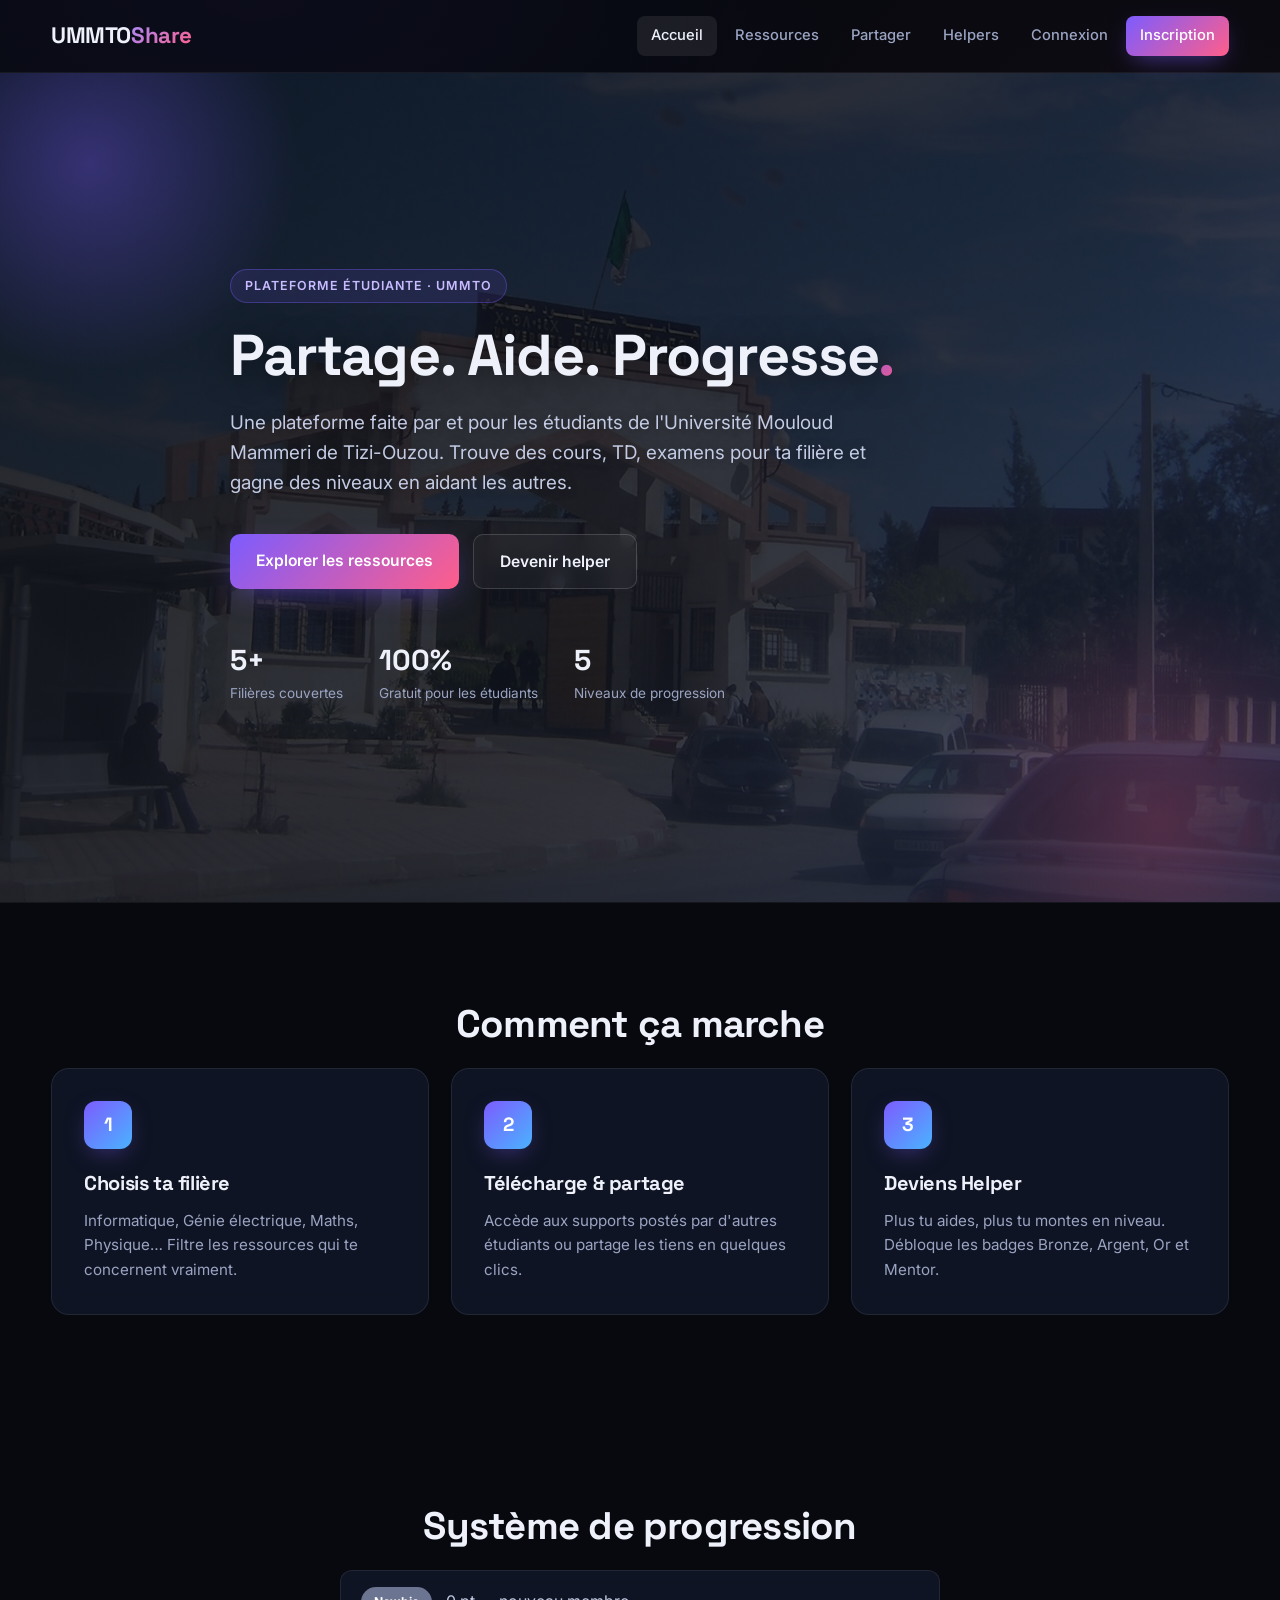
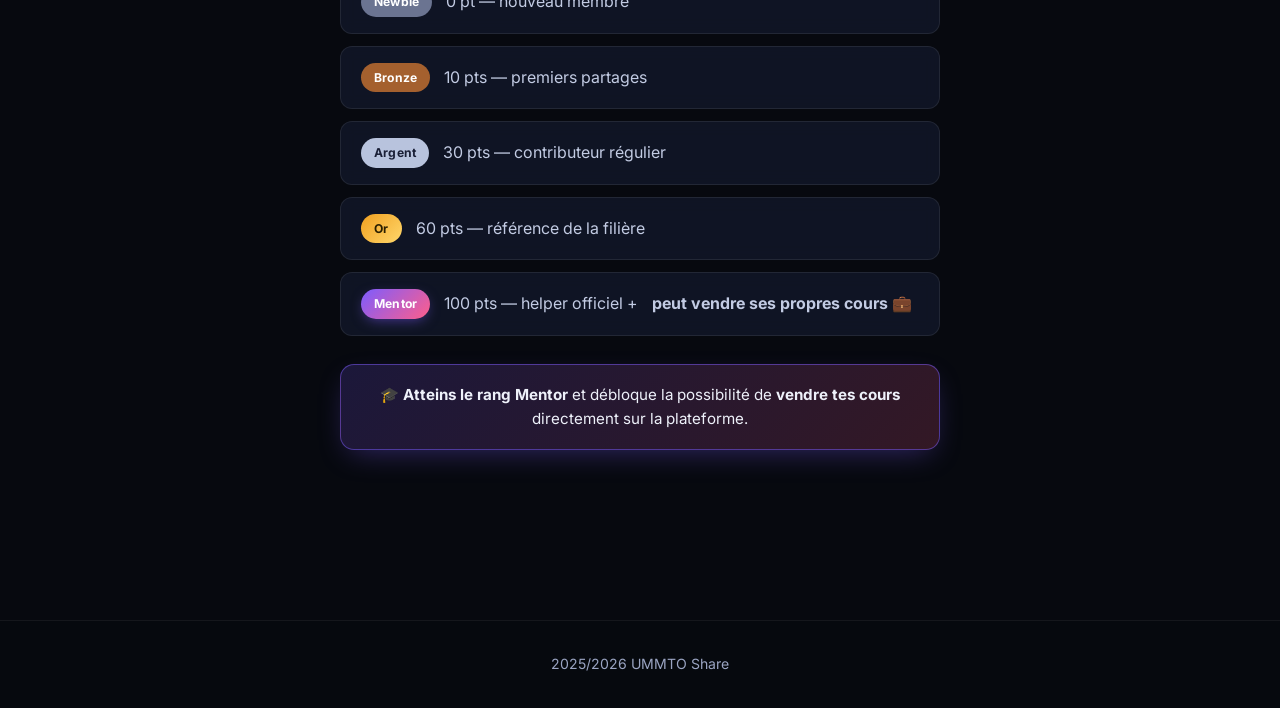
<file: index.html>
<!DOCTYPE html>
<html lang="fr">
<head>
  <meta charset="UTF-8" />
  <meta name="viewport" content="width=device-width, initial-scale=1.0" />
  <title>UMMTO Share Partage de ressources étudiantes</title>
  <meta name="description" content="Plateforme de partage de ressources entre étudiants de l'UMMTO, par filière." />
  <link rel="stylesheet" href="style/main.css" />
</head>
<body>
  <header class="site-header">
    <div class="container nav-bar">
      <a href="index.html" class="logo">UMMTO<span>Share</span></a>
      <nav aria-label="Navigation principale">
        <ul class="nav-links">
          <li><a href="index.html" class="active">Accueil</a></li>
          <li><a href="content/resources.html">Ressources</a></li>
          <li><a href="content/upload.html">Partager</a></li>
          <li><a href="content/leaderboard.html">Helpers</a></li>
          <li><a href="content/login.html">Connexion</a></li>
          <li><a href="content/register.html" class="btn-cta">Inscription</a></li>
        </ul>
      </nav>
    </div>
  </header>

  <main>
    <section class="hero">
      <div class="container hero-content">
        <span class="hero-eyebrow">Plateforme étudiante · UMMTO</span>
        <h1>Partage. Aide. Progresse<span class="dot">.</span></h1>
        <p class="lead">
          Une plateforme faite par et pour les étudiants de l'Université Mouloud
          Mammeri de Tizi-Ouzou. Trouve des cours, TD, examens pour
          ta filière et gagne des niveaux en aidant les autres.
        </p>
        <div class="hero-actions">
          <a href="content/resources.html" class="btn btn-primary">Explorer les ressources</a>
          <a href="content/register.html" class="btn btn-secondary">Devenir helper</a>
        </div>
        <div class="hero-stats">
          <div><strong>5+</strong><span>Filières couvertes</span></div>
          <div><strong>100%</strong><span>Gratuit pour les étudiants</span></div>
          <div><strong>5</strong><span>Niveaux de progression</span></div>
        </div>
      </div>
    </section>

    <section class="features container">
      <h2>Comment ça marche</h2>
      <div class="grid-3">
        <article class="card">
          <div class="card-icon">1</div>
          <h3>Choisis ta filière</h3>
          <p>Informatique, Génie électrique, Maths, Physique… Filtre les ressources qui te concernent vraiment.</p>
        </article>
        <article class="card">
          <div class="card-icon">2</div>
          <h3>Télécharge & partage</h3>
          <p>Accède aux supports postés par d'autres étudiants ou partage les tiens en quelques clics.</p>
        </article>
        <article class="card">
          <div class="card-icon">3</div>
          <h3>Deviens Helper</h3>
          <p>Plus tu aides, plus tu montes en niveau. Débloque les badges Bronze, Argent, Or et Mentor.</p>
        </article>
      </div>
    </section>


    <section class="levels container">
      <h2>Système de progression</h2>
      <ul class="level-list">
        <li><span class="badge badge-newbie">Newbie</span> 0 pt — nouveau membre</li>
        <li><span class="badge badge-bronze">Bronze</span> 10 pts — premiers partages</li>
        <li><span class="badge badge-silver">Argent</span> 30 pts — contributeur régulier</li>
        <li><span class="badge badge-gold">Or</span> 60 pts — référence de la filière</li>
        <li><span class="badge badge-mentor">Mentor</span> 100 pts — helper officiel + <strong>peut vendre ses propres cours 💼</strong></li>
      </ul>
      <p class="mentor-callout">
        🎓 <strong>Atteins le rang Mentor</strong> et débloque la possibilité de
        <strong>vendre tes cours</strong> directement sur la plateforme.
      </p>
    </section>
  </main>

  <footer class="site-footer">
    <div class="container">
      <p> 2025/2026 UMMTO Share</p>
    </div>
  </footer>

  <script src="javascript/main.js"></script>
</body>
</html>
</file>
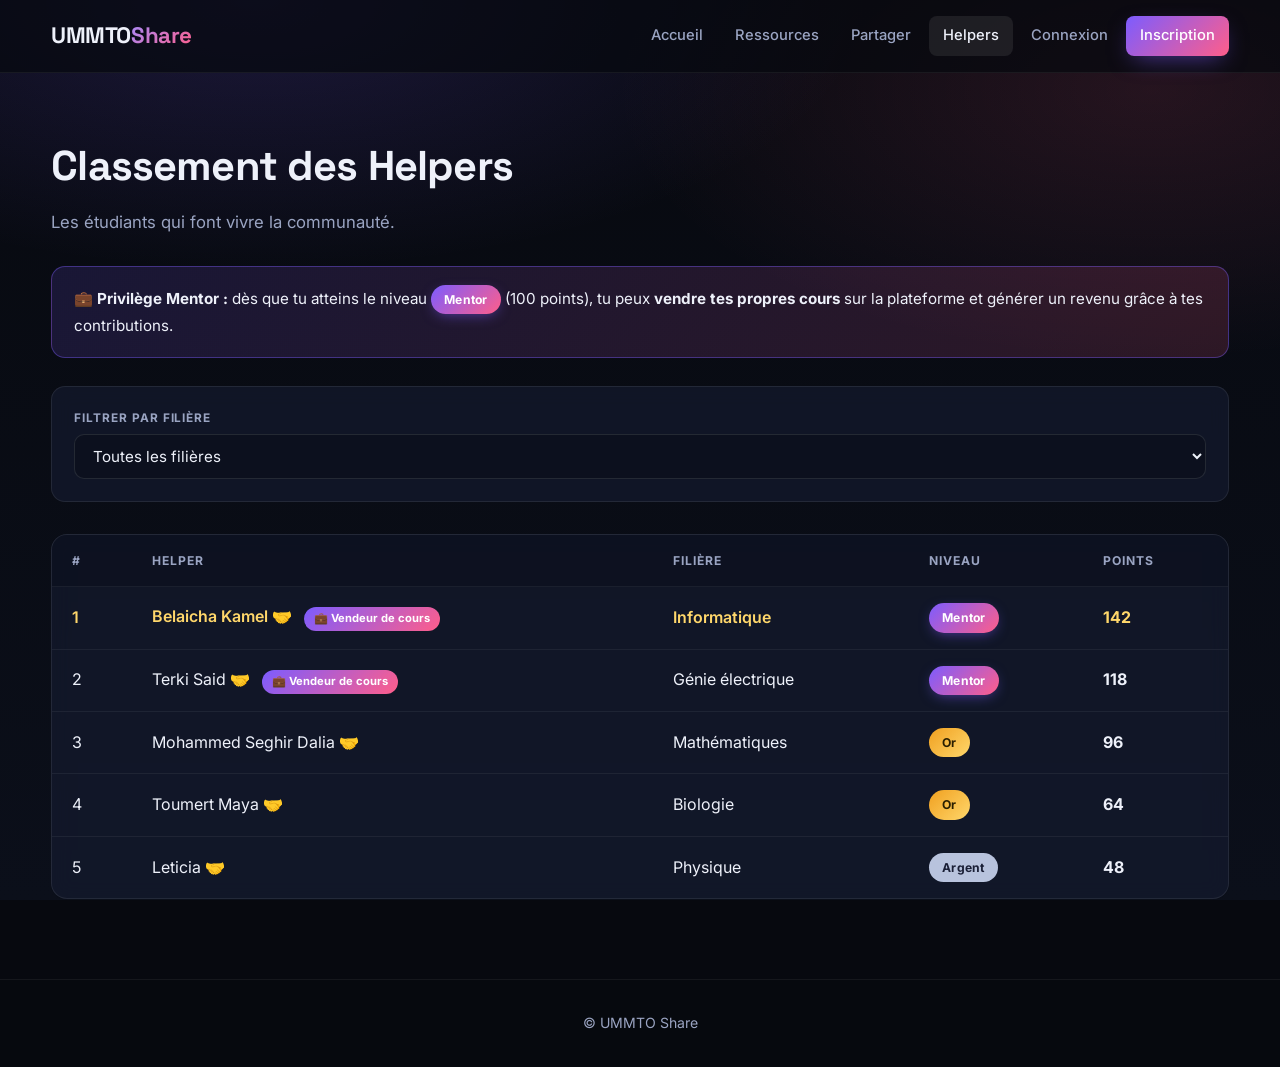
<file: content/leaderboard.html>
<!DOCTYPE html>
<html lang="fr">
<head>
  <meta charset="UTF-8" />
  <meta name="viewport" content="width=device-width, initial-scale=1.0" />
  <title>Helpers — UMMTO Share</title>
  <link rel="stylesheet" href="../style/main.css" />
</head>
<body>
  <header class="site-header">
    <div class="container nav-bar">
      <a href="../index.html" class="logo">UMMTO<span>Share</span></a>
      <nav aria-label="Navigation principale">
        <ul class="nav-links">
          <li><a href="../index.html">Accueil</a></li>
          <li><a href="resources.html">Ressources</a></li>
          <li><a href="upload.html">Partager</a></li>
          <li><a href="leaderboard.html" class="active">Helpers</a></li>
          <li><a href="login.html">Connexion</a></li>
          <li><a href="register.html" class="btn-cta">Inscription</a></li>
        </ul>
      </nav>
    </div>
  </header>

  <main class="container">
    <section class="page-head">
      <h1>Classement des Helpers</h1>
      <p class="muted">Les étudiants qui font vivre la communauté.</p>
    </section>

    <div class="mentor-note">
      <strong>💼 Privilège Mentor :</strong> dès que tu atteins le niveau
      <span class="badge badge-mentor">Mentor</span> (100 points), tu peux
      <strong>vendre tes propres cours</strong> sur la plateforme et générer
      un revenu grâce à tes contributions.
    </div>

    <section class="filters" aria-label="Filtres helpers">
      <div class="filter-group">
        <label for="filterMajor">Filtrer par filière</label>
        <select id="filterMajor">
          <option value="all">Toutes les filières</option>
          <option>Informatique</option>
          <option>Génie électrique</option>
          <option>Mathématiques</option>
          <option>Physique</option>
          <option>Biologie</option>
        </select>
      </div>
    </section>

    <table class="leaderboard">
      <thead>
        <tr>
          <th>#</th><th>Helper</th><th>Filière</th><th>Niveau</th><th>Points</th>
        </tr>
      </thead>
      <tbody id="leaderboardBody"></tbody>
    </table>
    <p id="emptyLeaderboard" class="empty-state" hidden>Aucun helper pour cette filière.</p>
  </main>

  <footer class="site-footer">
    <div class="container"><p>&copy; UMMTO Share</p></div>
  </footer>

  <script src="../javascript/auth.js"></script>
  <script src="../javascript/data.js"></script>
  <script src="../javascript/leaderboard.js"></script>
</body>
</html>
</file>
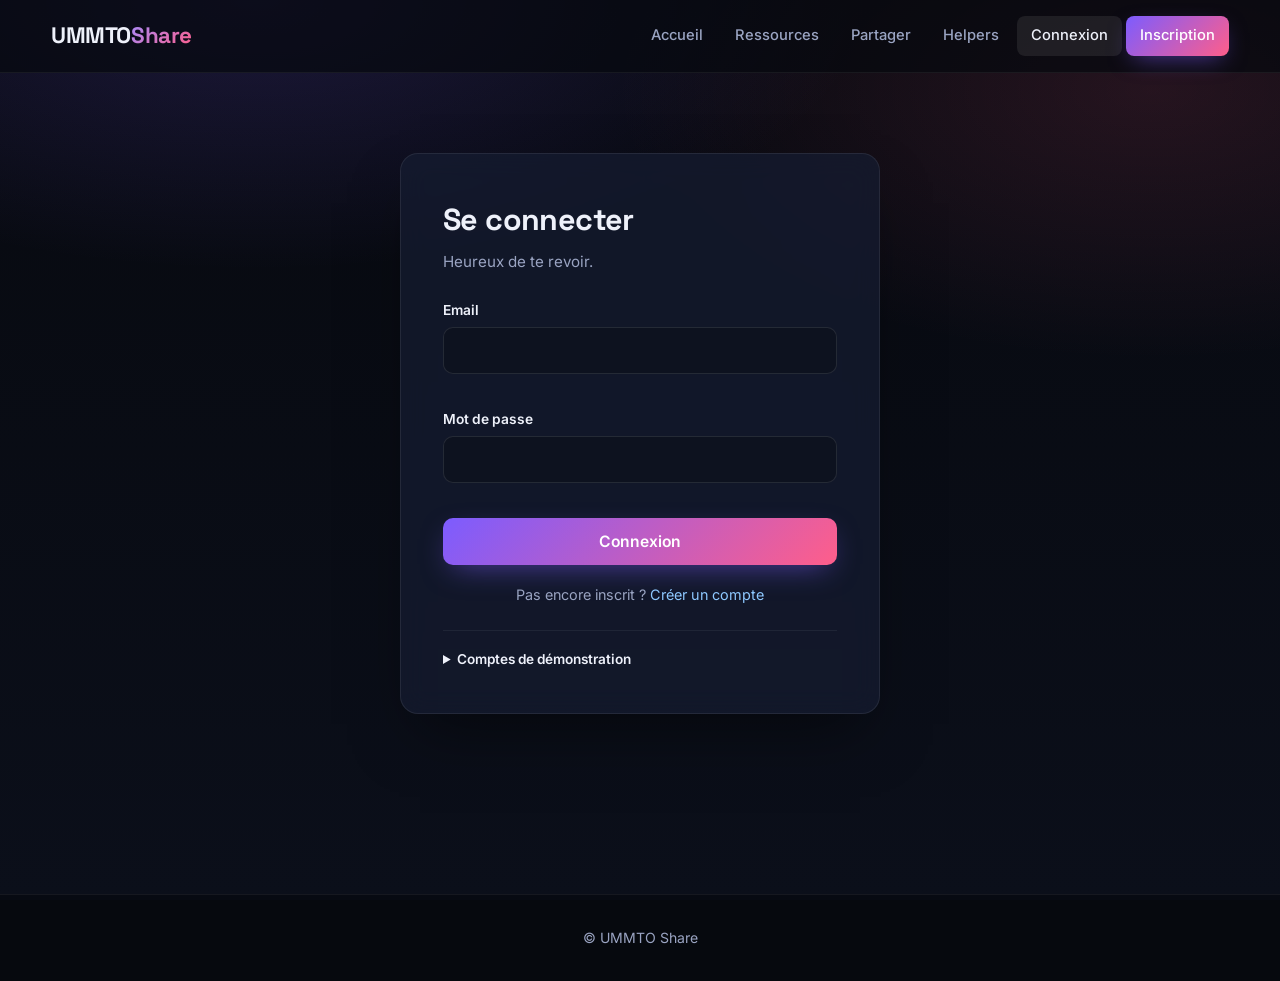
<file: content/login.html>
<!DOCTYPE html>
<html lang="fr">
<head>
  <meta charset="UTF-8" />
  <meta name="viewport" content="width=device-width, initial-scale=1.0" />
  <title>Connexion — UMMTO Share</title>
  <link rel="stylesheet" href="../style/main.css" />
</head>
<body>
  <header class="site-header">
    <div class="container nav-bar">
      <a href="../index.html" class="logo">UMMTO<span>Share</span></a>
      <nav aria-label="Navigation principale">
        <ul class="nav-links">
          <li><a href="../index.html">Accueil</a></li>
          <li><a href="resources.html">Ressources</a></li>
          <li><a href="upload.html">Partager</a></li>
          <li><a href="leaderboard.html">Helpers</a></li>
          <li><a href="login.html" class="active">Connexion</a></li>
          <li><a href="register.html" class="btn-cta">Inscription</a></li>
        </ul>
      </nav>
    </div>
  </header>

  <main class="container form-page">
    <section class="form-card">
      <h1>Se connecter</h1>
      <p class="muted">Heureux de te revoir.</p>

      <form id="loginForm" novalidate>
        <div class="field">
          <label for="email">Email</label>
          <input type="email" id="email" name="email" required />
          <small class="error" data-error-for="email"></small>
        </div>
        <div class="field">
          <label for="password">Mot de passe</label>
          <input type="password" id="password" name="password" required />
          <small class="error" data-error-for="password"></small>
        </div>
        <button type="submit" class="btn btn-primary btn-block">Connexion</button>
        <p class="form-footer">Pas encore inscrit ? <a href="register.html">Créer un compte</a></p>
        <div id="formMessage" class="form-message" role="status"></div>
      </form>

      <details class="demo-info">
        <summary>Comptes de démonstration</summary>
        <ul>
          <li><code>amine@ummto.dz</code> / <code>Helper2025</code> (Helper Or)</li>
          <li><code>lina@ummto.dz</code> / <code>Etudiant1</code></li>
        </ul>
      </details>
    </section>
  </main>

  <footer class="site-footer">
    <div class="container"><p>&copy; UMMTO Share</p></div>
  </footer>

  <script src="../javascript/auth.js"></script>
  <script src="../javascript/validation.js"></script>
  <script src="../javascript/login.js"></script>
</body>
</html>
</file>
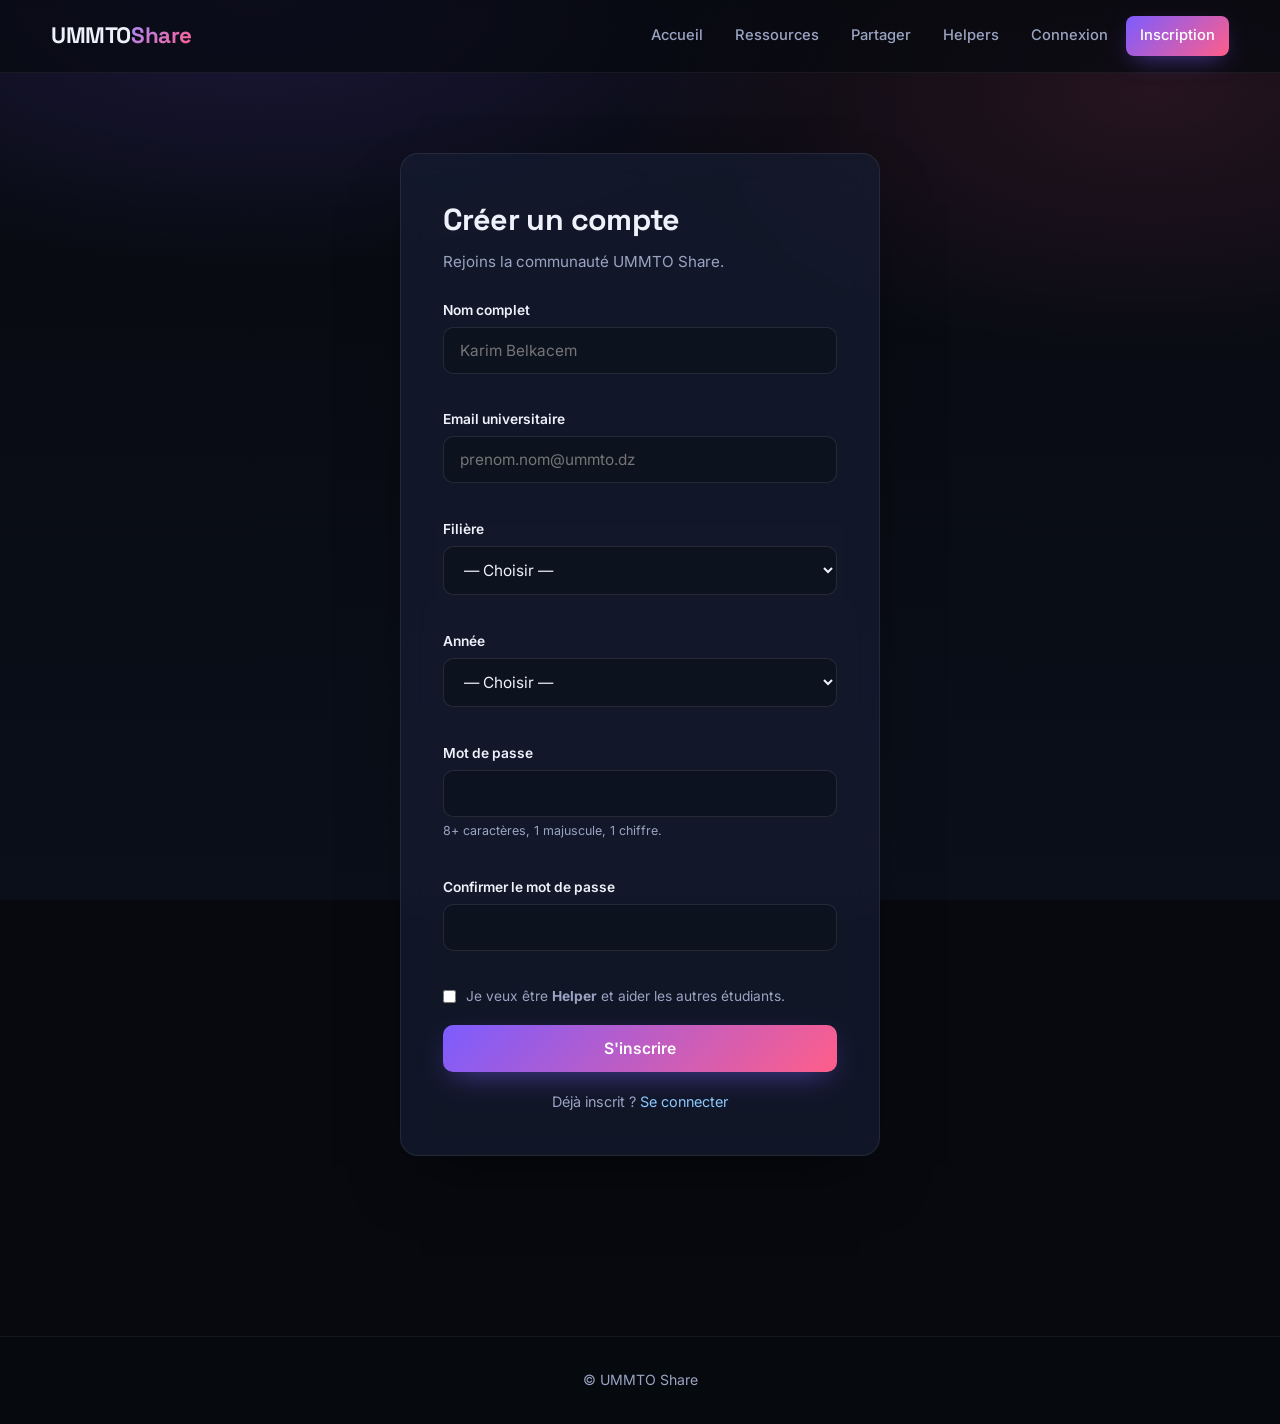
<file: content/register.html>
<!DOCTYPE html>
<html lang="fr">
<head>
  <meta charset="UTF-8" />
  <meta name="viewport" content="width=device-width, initial-scale=1.0" />
  <title>Inscription — UMMTO Share</title>
  <link rel="stylesheet" href="../style/main.css" />
</head>
<body>
  <header class="site-header">
    <div class="container nav-bar">
      <a href="../index.html" class="logo">UMMTO<span>Share</span></a>
      <nav aria-label="Navigation principale">
        <ul class="nav-links">
          <li><a href="../index.html">Accueil</a></li>
          <li><a href="resources.html">Ressources</a></li>
          <li><a href="upload.html">Partager</a></li>
          <li><a href="leaderboard.html">Helpers</a></li>
          <li><a href="login.html">Connexion</a></li>
          <li><a href="register.html" class="btn-cta active">Inscription</a></li>
        </ul>
      </nav>
    </div>
  </header>

  <main class="container form-page">
    <section class="form-card">
      <h1>Créer un compte</h1>
      <p class="muted">Rejoins la communauté UMMTO Share.</p>

      <form id="registerForm" novalidate>
        <div class="field">
          <label for="fullname">Nom complet</label>
          <input type="text" id="fullname" name="fullname" placeholder="Karim Belkacem" required />
          <small class="error" data-error-for="fullname"></small>
        </div>

        <div class="field">
          <label for="email">Email universitaire</label>
          <input type="email" id="email" name="email" placeholder="prenom.nom@ummto.dz" required />
          <small class="error" data-error-for="email"></small>
        </div>

        <div class="field">
          <label for="major">Filière</label>
          <select id="major" name="major" required>
            <option value="">— Choisir —</option>
            <option value="Informatique">Informatique</option>
            <option value="Génie électrique">Génie électrique</option>
            <option value="Mathématiques">Mathématiques</option>
            <option value="Physique">Physique</option>
            <option value="Biologie">Biologie</option>
          </select>
          <small class="error" data-error-for="major"></small>
        </div>

        <div class="field">
          <label for="year">Année</label>
          <select id="year" name="year" required>
            <option value="">— Choisir —</option>
            <option>L1</option><option>L2</option><option>L3</option>
            <option>M1</option><option>M2</option>
          </select>
          <small class="error" data-error-for="year"></small>
        </div>

        <div class="field">
          <label for="password">Mot de passe</label>
          <input type="password" id="password" name="password" required />
          <small class="hint">8+ caractères, 1 majuscule, 1 chiffre.</small>
          <small class="error" data-error-for="password"></small>
        </div>

        <div class="field">
          <label for="confirm">Confirmer le mot de passe</label>
          <input type="password" id="confirm" name="confirm" required />
          <small class="error" data-error-for="confirm"></small>
        </div>

        <div class="field checkbox">
          <input type="checkbox" id="helper" name="helper" />
          <label for="helper">Je veux être <strong>Helper</strong> et aider les autres étudiants.</label>
        </div>

        <button type="submit" class="btn btn-primary btn-block">S'inscrire</button>
        <p class="form-footer">Déjà inscrit ? <a href="login.html">Se connecter</a></p>
        <div id="formMessage" class="form-message" role="status"></div>
      </form>
    </section>
  </main>

  <footer class="site-footer">
    <div class="container"><p>&copy; UMMTO Share</p></div>
  </footer>

  <script src="../javascript/auth.js"></script>
  <script src="../javascript/validation.js"></script>
  <script src="../javascript/register.js"></script>
</body>
</html>
</file>
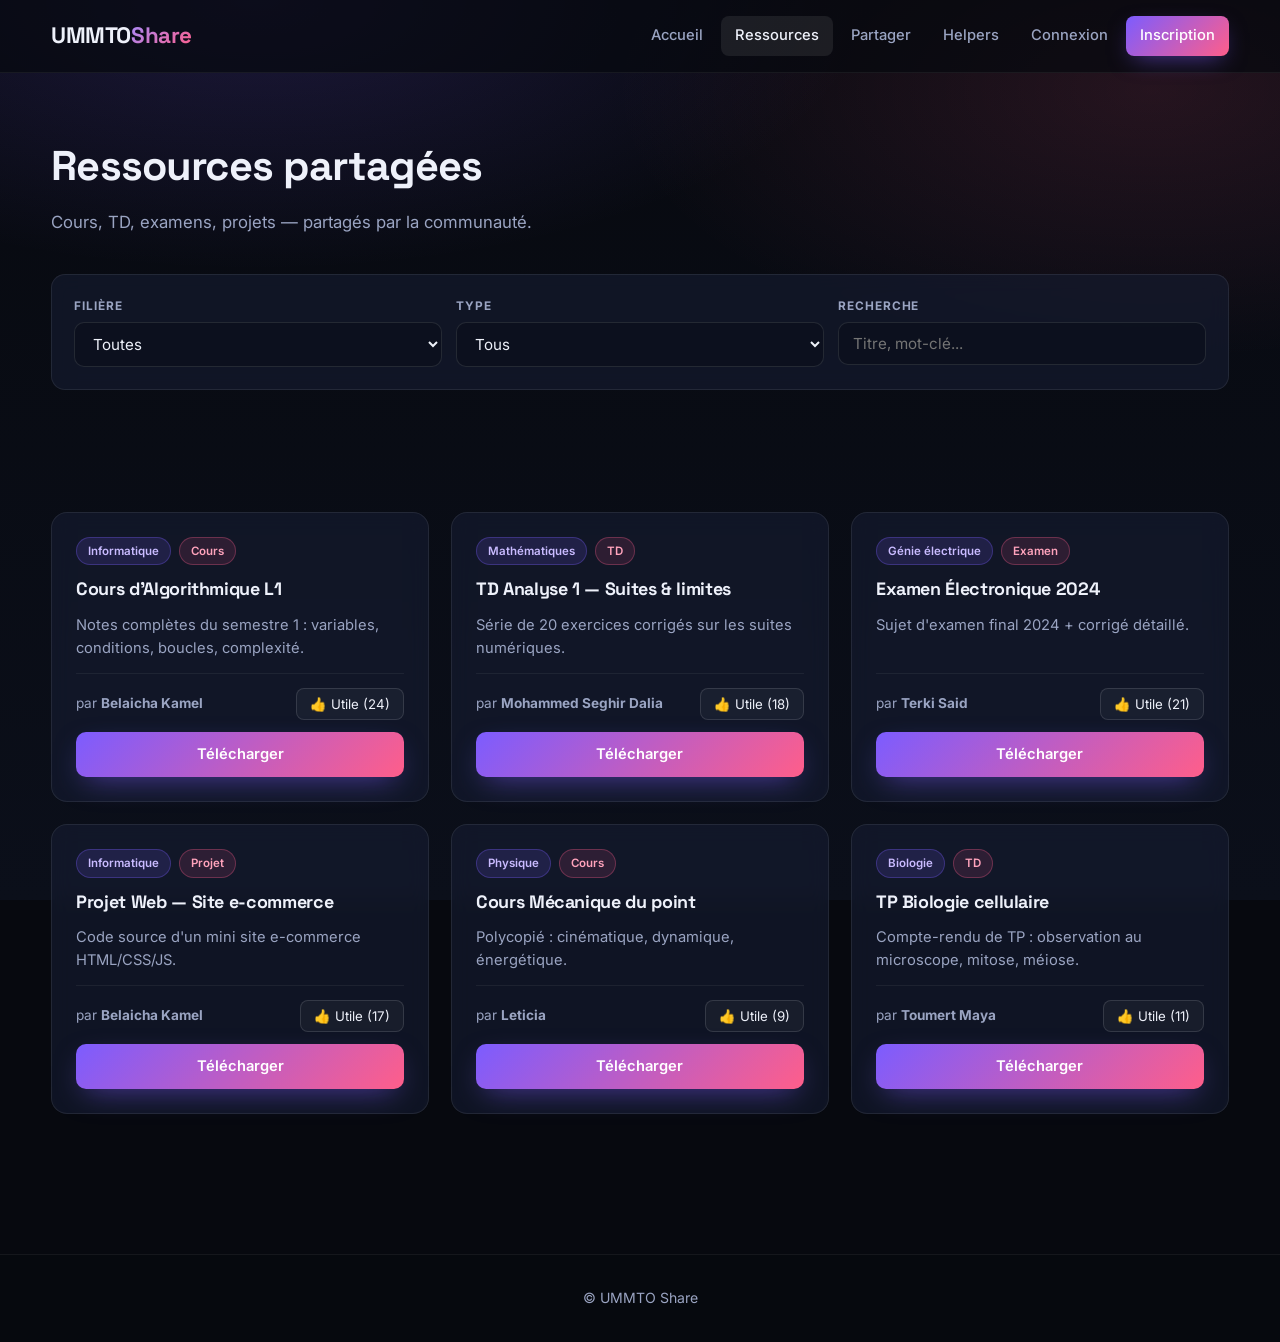
<file: content/resources.html>
<!DOCTYPE html>
<html lang="fr">
<head>
  <meta charset="UTF-8" />
  <meta name="viewport" content="width=device-width, initial-scale=1.0" />
  <title>Ressources — UMMTO Share</title>
  <link rel="stylesheet" href="../style/main.css" />
</head>
<body>
  <header class="site-header">
    <div class="container nav-bar">
      <a href="../index.html" class="logo">UMMTO<span>Share</span></a>
      <nav aria-label="Navigation principale">
        <ul class="nav-links">
          <li><a href="../index.html">Accueil</a></li>
          <li><a href="resources.html" class="active">Ressources</a></li>
          <li><a href="upload.html">Partager</a></li>
          <li><a href="leaderboard.html">Helpers</a></li>
          <li><a href="login.html">Connexion</a></li>
          <li><a href="register.html" class="btn-cta">Inscription</a></li>
        </ul>
      </nav>
    </div>
  </header>

  <main class="container">
    <section class="page-head">
      <h1>Ressources partagées</h1>
      <p class="muted">Cours, TD, examens, projets — partagés par la communauté.</p>
    </section>

    <section class="filters" aria-label="Filtres">
      <div class="filter-group">
        <label for="filterMajor">Filière</label>
        <select id="filterMajor">
          <option value="all">Toutes</option>
          <option>Informatique</option>
          <option>Génie électrique</option>
          <option>Mathématiques</option>
          <option>Physique</option>
          <option>Biologie</option>
        </select>
      </div>
      <div class="filter-group">
        <label for="filterType">Type</label>
        <select id="filterType">
          <option value="all">Tous</option>
          <option>Cours</option>
          <option>TD</option>
          <option>Examen</option>
          <option>Projet</option>
        </select>
      </div>
      <div class="filter-group">
        <label for="filterSearch">Recherche</label>
        <input type="search" id="filterSearch" placeholder="Titre, mot-clé..." />
      </div>
    </section>

    <section id="resourceList" class="resource-grid" aria-live="polite"></section>
    <p id="emptyState" class="empty-state" hidden>Aucune ressource ne correspond à ces filtres.</p>
  </main>

  <footer class="site-footer">
    <div class="container"><p>&copy; UMMTO Share</p></div>
  </footer>

  <script src="../javascript/auth.js"></script>
  <script src="../javascript/data.js"></script>
  <script src="../javascript/resources.js"></script>
</body>
</html>
</file>
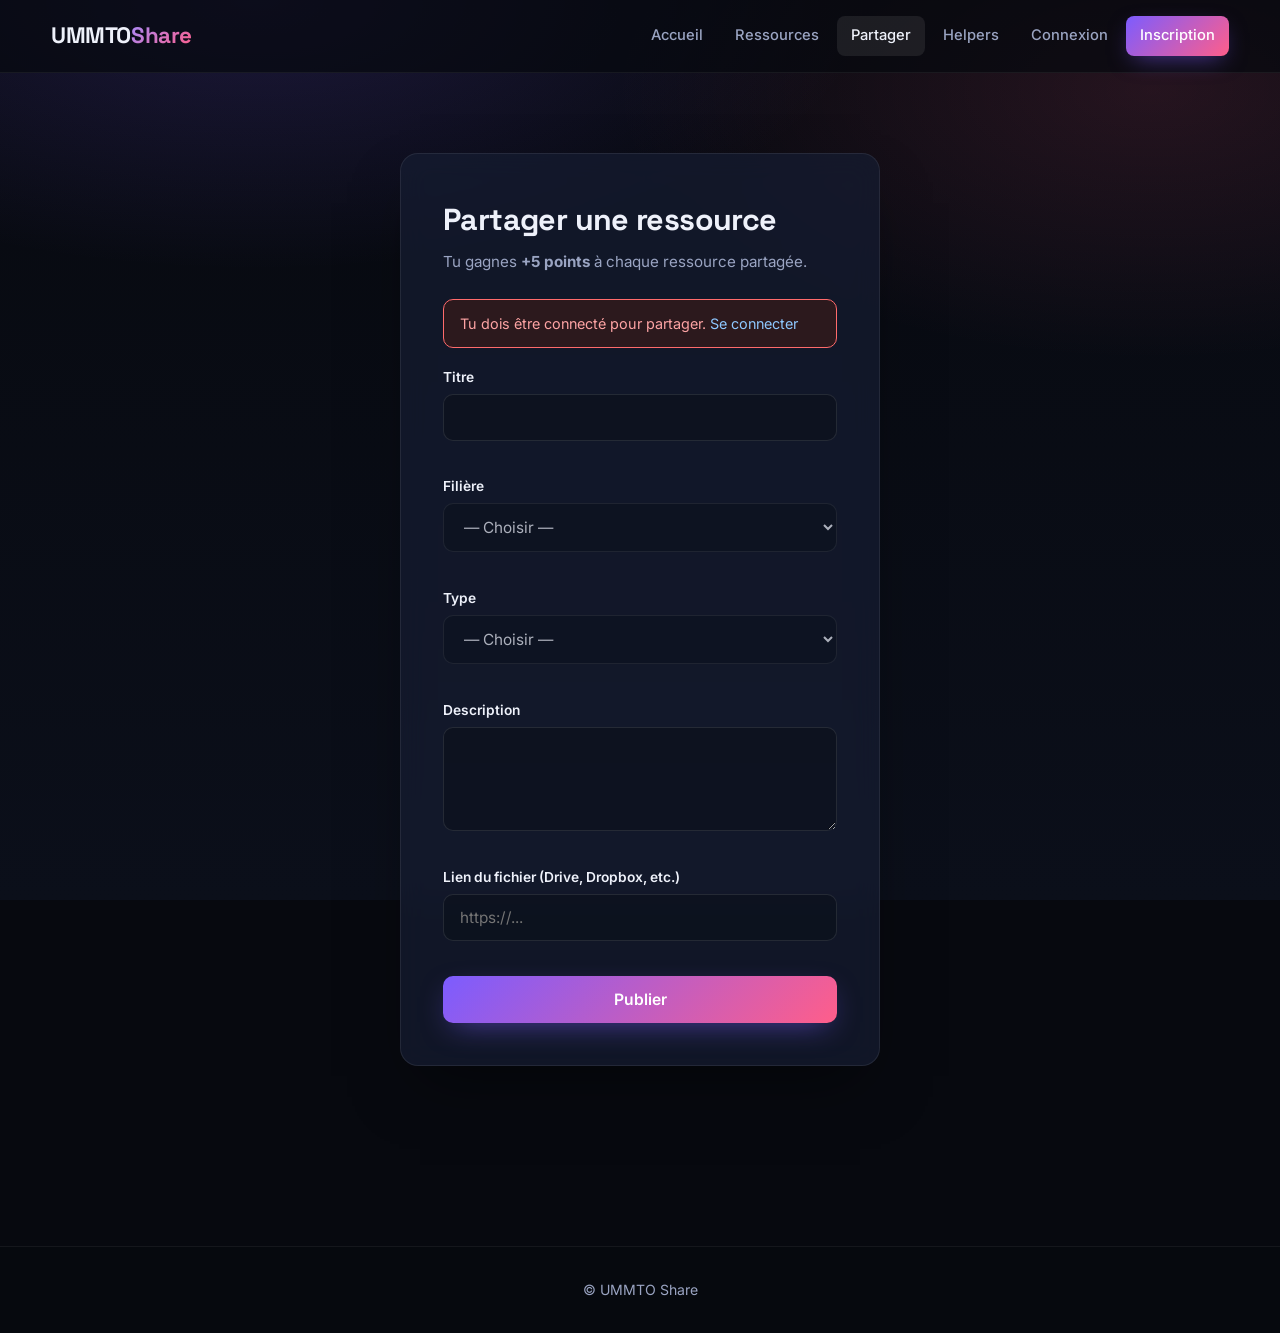
<file: content/upload.html>
<!DOCTYPE html>
<html lang="fr">
<head>
  <meta charset="UTF-8" />
  <meta name="viewport" content="width=device-width, initial-scale=1.0" />
  <title>Partager une ressource — UMMTO Share</title>
  <link rel="stylesheet" href="../style/main.css" />
</head>
<body>
  <header class="site-header">
    <div class="container nav-bar">
      <a href="../index.html" class="logo">UMMTO<span>Share</span></a>
      <nav aria-label="Navigation principale">
        <ul class="nav-links">
          <li><a href="../index.html">Accueil</a></li>
          <li><a href="resources.html">Ressources</a></li>
          <li><a href="upload.html" class="active">Partager</a></li>
          <li><a href="leaderboard.html">Helpers</a></li>
          <li><a href="login.html">Connexion</a></li>
          <li><a href="register.html" class="btn-cta">Inscription</a></li>
        </ul>
      </nav>
    </div>
  </header>

  <main class="container form-page">
    <section class="form-card">
      <h1>Partager une ressource</h1>
      <p class="muted">Tu gagnes <strong>+5 points</strong> à chaque ressource partagée.</p>

      <div id="authGate" class="form-message error-bg" hidden>
        Tu dois être connecté pour partager. <a href="login.html">Se connecter</a>
      </div>

      <form id="uploadForm" novalidate>
        <div class="field">
          <label for="title">Titre</label>
          <input type="text" id="title" required />
          <small class="error" data-error-for="title"></small>
        </div>
        <div class="field">
          <label for="major">Filière</label>
          <select id="major" required>
            <option value="">— Choisir —</option>
            <option>Informatique</option>
            <option>Génie électrique</option>
            <option>Mathématiques</option>
            <option>Physique</option>
            <option>Biologie</option>
          </select>
          <small class="error" data-error-for="major"></small>
        </div>
        <div class="field">
          <label for="type">Type</label>
          <select id="type" required>
            <option value="">— Choisir —</option>
            <option>Cours</option>
            <option>TD</option>
            <option>Examen</option>
            <option>Projet</option>
          </select>
          <small class="error" data-error-for="type"></small>
        </div>
        <div class="field">
          <label for="description">Description</label>
          <textarea id="description" rows="4" required></textarea>
          <small class="error" data-error-for="description"></small>
        </div>
        <div class="field">
          <label for="link">Lien du fichier (Drive, Dropbox, etc.)</label>
          <input type="url" id="link" placeholder="https://..." required />
          <small class="error" data-error-for="link"></small>
        </div>
        <button type="submit" class="btn btn-primary btn-block">Publier</button>
        <div id="formMessage" class="form-message" role="status"></div>
      </form>
    </section>
  </main>

  <footer class="site-footer">
    <div class="container"><p>&copy; UMMTO Share</p></div>
  </footer>

  <script src="../javascript/auth.js"></script>
  <script src="../javascript/data.js"></script>
  <script src="../javascript/validation.js"></script>
  <script src="../javascript/upload.js"></script>
</body>
</html>
</file>
<file: style/main.css>
@import url("https://fonts.googleapis.com/css2?family=Space+Grotesk:wght@500;600;700&family=Inter:wght@400;500;600&display=swap");

/* ---------- Reset ---------- */
* { box-sizing: border-box; margin: 0; padding: 0; }

body {
  font-family: "Inter", "Segoe UI", Arial, sans-serif;
  background-color: #07090f;
  background-image:
    radial-gradient(ellipse 80% 50% at 20% 0%, rgba(124, 92, 255, 0.18), transparent 60%),
    radial-gradient(ellipse 70% 50% at 90% 10%, rgba(255, 94, 138, 0.12), transparent 60%),
    linear-gradient(180deg, #07090f 0%, #0b0f1a 100%);
  background-attachment: fixed;
  color: #eef1fa;
  line-height: 1.6;
  min-height: 100vh;
  -webkit-font-smoothing: antialiased;
}
img { max-width: 100%; display: block; }
a { color: #8ec8ff; text-decoration: none; transition: color 0.2s; }
a:hover { color: #b9deff; }
.container { width: 92%; max-width: 1180px; margin: 0 auto; }

h1, h2, h3 {
  font-family: "Space Grotesk", "Inter", sans-serif;
  letter-spacing: -0.02em;
}

/*  Navigation ---------- */
.site-header {
  position: sticky;
  top: 0;
  z-index: 50;
  background-color: rgba(7, 9, 15, 0.7);
  border-bottom: 1px solid rgba(255, 255, 255, 0.06);
}
.nav-bar {
  display: flex;
  align-items: center;
  justify-content: space-between;
  padding: 16px 0;
  flex-wrap: wrap;
  gap: 14px;
}
.logo {
  font-family: "Space Grotesk", sans-serif;
  font-weight: 700;
  font-size: 1.4rem;
  color: #eef1fa;
  letter-spacing: -0.02em;
}
.logo span {
  background-image: linear-gradient(135deg, #a78bfa, #ff5e8a);
  -webkit-background-clip: text;
  background-clip: text;
  color: transparent;
}
.nav-links {
  list-style: none;
  display: flex;
  gap: 4px;
  flex-wrap: wrap;
  align-items: center;
}
.nav-links a {
  color: #9aa4c2;
  font-weight: 500;
  font-size: 0.92rem;
  padding: 8px 14px;
  border-radius: 8px;
  display: inline-block;
  transition: color 0.2s, background-color 0.2s;
}
.nav-links a:hover { color: #eef1fa; background-color: rgba(255, 255, 255, 0.05); }
.nav-links a.active { color: #eef1fa; background-color: rgba(255, 255, 255, 0.08); }
.btn-cta {
  background-image: linear-gradient(135deg, #7c5cff, #ff5e8a);
  color: #ffffff !important;
  padding: 9px 18px;
  box-shadow: 0 8px 24px -8px rgba(124, 92, 255, 0.6);
}
.btn-cta:hover { background-color: transparent; transform: translateY(-1px); }


.hero {
  position: relative;
  min-height: calc(100vh - 70px);
  display: flex;
  align-items: center;
  padding: 80px 0;
  overflow: hidden;
  border-bottom: 1px solid rgba(255, 255, 255, 0.06);
  background-image:
    linear-gradient(135deg, rgba(7, 9, 15, 0.88) 0%, rgba(11, 15, 26, 0.82) 60%, rgba(28, 36, 64, 0.78) 100%),
    url("img/ummto-campus.jpg");
  background-size: cover;
  background-position: center;
  background-repeat: no-repeat;
}
.hero::before {
  content: "";
  position: absolute;
  top: -120px; left: -120px;
  width: 420px; height: 420px;
  background-image: radial-gradient(circle, rgba(124, 92, 255, 0.35), transparent 70%);
  border-radius: 50%;
  pointer-events: none;
}
.hero::after {
  content: "";
  position: absolute;
  bottom: -160px; right: -120px;
  width: 480px; height: 480px;
  background-image: radial-gradient(circle, rgba(255, 94, 138, 0.25), transparent 70%);
  border-radius: 50%;
  pointer-events: none;
}
.hero-content { max-width: 820px; position: relative; z-index: 1; }
.hero-eyebrow {
  display: inline-block;
  padding: 6px 14px;
  margin-bottom: 22px;
  font-size: 0.78rem;
  font-weight: 600;
  letter-spacing: 0.08em;
  text-transform: uppercase;
  color: #c9bbff;
  background-color: rgba(124, 92, 255, 0.12);
  border: 1px solid rgba(124, 92, 255, 0.35);
  border-radius: 999px;
}
.hero h1 {
  font-size: 3.6rem;
  line-height: 1.05;
  margin-bottom: 22px;
  font-weight: 700;
  color: #eef1fa;
  text-shadow: 0 2px 30px rgba(0, 0, 0, 0.5);
}
.hero h1 span.dot {
  background-image: linear-gradient(135deg, #7c5cff, #ff5e8a);
  -webkit-background-clip: text;
  background-clip: text;
  color: transparent;
}
.hero .lead {
  font-size: 1.18rem;
  color: #c2cbe3;
  max-width: 640px;
  margin-bottom: 36px;
  text-shadow: 0 1px 12px rgba(0, 0, 0, 0.35);
}
.hero-actions { display: flex; gap: 14px; flex-wrap: wrap; }

.hero-stats {
  display: flex;
  gap: 36px;
  margin-top: 48px;
  flex-wrap: wrap;
}
.hero-stats div { display: flex; flex-direction: column; }
.hero-stats strong {
  font-family: "Space Grotesk", sans-serif;
  font-size: 1.8rem;
  font-weight: 700;
  color: #eef1fa;
}
.hero-stats span { font-size: 0.85rem; color: #9aa4c2; }

/* ---------- Buttons ---------- */
.btn {
  display: inline-block;
  padding: 14px 26px;
  border-radius: 10px;
  border: none;
  font-weight: 600;
  font-size: 0.98rem;
  cursor: pointer;
  font-family: inherit;
  transition: transform 0.15s, box-shadow 0.2s, background-color 0.2s;
}
.btn:hover { transform: translateY(-2px); }
.btn-primary {
  background-image: linear-gradient(135deg, #7c5cff, #ff5e8a);
  color: #ffffff;
  box-shadow: 0 10px 30px -10px rgba(124, 92, 255, 0.6);
}
.btn-primary:hover { box-shadow: 0 14px 36px -10px rgba(255, 94, 138, 0.6); }
.btn-secondary {
  background-color: rgba(255, 255, 255, 0.04);
  color: #eef1fa;
  border: 1px solid rgba(255, 255, 255, 0.15);
  backdrop-filter: blur(8px);
}
.btn-secondary:hover { background-color: rgba(255, 255, 255, 0.08); border-color: rgba(255, 255, 255, 0.25); }
.btn-block { width: 100%; }


section { padding: 90px 0; }
section h2 {
  font-size: 2.4rem;
  margin-bottom: 14px;
  text-align: center;
  color: #eef1fa;
  font-weight: 700;
}
section h2 + p { text-align: center; color: #9aa4c2; margin-bottom: 50px; max-width: 600px; margin-left: auto; margin-right: auto; }


.grid-3 {
  display: grid;
  gap: 22px;
  grid-template-columns: repeat(auto-fit, minmax(280px, 1fr));
}
.card {
  position: relative;
  background-color: rgba(22, 29, 51, 0.6);
  border: 1px solid rgba(255, 255, 255, 0.08);
  border-radius: 18px;
  padding: 32px;
  transition: transform 0.3s, border-color 0.3s, background-color 0.3s;
  backdrop-filter: blur(12px);
  overflow: hidden;
}
.card::before {
  content: "";
  position: absolute;
  top: 0; left: 0; right: 0;
  height: 1px;
  background-image: linear-gradient(90deg, transparent, rgba(124, 92, 255, 0.5), transparent);
  opacity: 0;
  transition: opacity 0.3s;
}
.card:hover {
  transform: translateY(-6px);
  border-color: rgba(124, 92, 255, 0.4);
  background-color: rgba(22, 29, 51, 0.85);
}
.card:hover::before { opacity: 1; }
.card-icon {
  width: 48px;
  height: 48px;
  border-radius: 12px;
  background-image: linear-gradient(135deg, #7c5cff, #4ab3ff);
  color: #ffffff;
  display: flex;
  align-items: center;
  justify-content: center;
  font-family: "Space Grotesk", sans-serif;
  font-weight: 700;
  font-size: 1.2rem;
  margin-bottom: 18px;
  box-shadow: 0 8px 24px -8px rgba(124, 92, 255, 0.5);
}
.card h3 { margin-bottom: 10px; font-size: 1.25rem; color: #eef1fa; }
.card p { color: #9aa4c2; font-size: 0.95rem; }


.level-list {
  list-style: none;
  max-width: 600px;
  margin: 0 auto;
  display: grid;
  gap: 12px;
}
.level-list li {
  background-color: rgba(22, 29, 51, 0.6);
  padding: 16px 20px;
  border-radius: 12px;
  border: 1px solid rgba(255, 255, 255, 0.08);
  display: flex;
  align-items: center;
  gap: 14px;
  color: #c2cbe3;
  transition: transform 0.25s, border-color 0.25s, background-color 0.25s;
  backdrop-filter: blur(8px);
}
.level-list li:hover {
  transform: translateX(6px);
  border-color: rgba(124, 92, 255, 0.4);
  background-color: rgba(22, 29, 51, 0.85);
}
.badge {
  display: inline-block;
  padding: 5px 13px;
  border-radius: 999px;
  font-size: 0.76rem;
  font-weight: 700;
  color: #ffffff;
  letter-spacing: 0.02em;
}
.badge-newbie { background-color: #6b7491; }
.badge-bronze { background-color: #a4602e; }
.badge-silver { background-color: #b8c3dd; color: #1a1f36; }
.badge-gold   { background-image: linear-gradient(135deg, #f0a020, #ffd76b); color: #2a1f00; }
.badge-mentor { background-image: linear-gradient(135deg, #7c5cff, #ff5e8a); box-shadow: 0 4px 14px -4px rgba(124, 92, 255, 0.6); }

/* ---------- Forms ---------- */
.form-page { padding-top: 80px; padding-bottom: 100px; }
.form-card {
  max-width: 480px;
  margin: 0 auto;
  background-color: rgba(22, 29, 51, 0.7);
  border: 1px solid rgba(255, 255, 255, 0.08);
  border-radius: 18px;
  padding: 42px;
  backdrop-filter: blur(14px);
  box-shadow: 0 30px 60px -20px rgba(0, 0, 0, 0.5);
}
.form-card h1 {
  margin-bottom: 6px;
  font-size: 1.9rem;
  color: #eef1fa;
}
.muted { color: #9aa4c2; margin-bottom: 24px; font-size: 0.95rem; }
.field { margin-bottom: 18px; display: flex; flex-direction: column; }
.field label {
  font-weight: 600;
  font-size: 0.86rem;
  margin-bottom: 6px;
  color: #eef1fa;
}
.field input,
.field select,
.field textarea {
  padding: 13px 16px;
  border: 1px solid rgba(255, 255, 255, 0.1);
  border-radius: 10px;
  font-size: 0.96rem;
  font-family: inherit;
  background-color: rgba(11, 15, 26, 0.6);
  color: #eef1fa;
  transition: border-color 0.2s, background-color 0.2s, box-shadow 0.2s;
}
.field input:focus,
.field select:focus,
.field textarea:focus {
  outline: none;
  border-color: #7c5cff;
  background-color: rgba(11, 15, 26, 0.9);
  box-shadow: 0 0 0 4px rgba(124, 92, 255, 0.15);
}
.field.checkbox { flex-direction: row; align-items: center; gap: 10px; }
.field.checkbox label { margin: 0; font-weight: 400; color: #9aa4c2; }
.hint { color: #9aa4c2; font-size: 0.78rem; margin-top: 4px; }
.error {
  color: #ff8a8a;
  font-size: 0.8rem;
  margin-top: 4px;
  min-height: 1em;
}
.form-footer {
  margin-top: 18px;
  text-align: center;
  font-size: 0.9rem;
  color: #9aa4c2;
}
.form-message {
  margin-top: 16px;
  padding: 12px 16px;
  border-radius: 10px;
  font-size: 0.9rem;
  display: none;
  border: 1px solid transparent;
}
.form-message.success-bg {
  background-color: rgba(20, 53, 42, 0.7);
  color: #6ee7b7;
  border-color: #34d399;
  display: block;
}
.form-message.error-bg {
  background-color: rgba(58, 26, 26, 0.7);
  color: #fda4a4;
  border-color: #ff6b6b;
  display: block;
}
.demo-info {
  margin-top: 24px;
  font-size: 0.85rem;
  color: #9aa4c2;
  border-top: 1px solid rgba(255, 255, 255, 0.06);
  padding-top: 18px;
}
.demo-info summary { cursor: pointer; font-weight: 600; color: #eef1fa; }
.demo-info code {
  background-color: rgba(11, 15, 26, 0.8);
  padding: 2px 8px;
  border-radius: 5px;
  color: #8ec8ff;
  font-size: 0.85rem;
}
.demo-info ul { list-style: none; margin-top: 10px; }
.demo-info li { margin: 6px 0; }


.page-head { padding: 60px 0 10px; }
.page-head h1 {
  font-size: 2.6rem;
  margin-bottom: 10px;
  color: #eef1fa;
  font-weight: 700;
}
.page-head .muted { margin-bottom: 0; font-size: 1.05rem; }

.filters {
  display: grid;
  gap: 14px;
  grid-template-columns: repeat(auto-fit, minmax(200px, 1fr));
  background-color: rgba(22, 29, 51, 0.6);
  padding: 22px;
  border-radius: 14px;
  border: 1px solid rgba(255, 255, 255, 0.08);
  margin-top: 28px;
  margin-bottom: 32px;
  backdrop-filter: blur(10px);
}
.filter-group { display: flex; flex-direction: column; gap: 6px; }
.filter-group label {
  font-size: 0.74rem;
  font-weight: 700;
  color: #9aa4c2;
  text-transform: uppercase;
  letter-spacing: 0.08em;
}
.filter-group select,
.filter-group input {
  padding: 11px 14px;
  background-color: rgba(11, 15, 26, 0.6);
  color: #eef1fa;
  border: 1px solid rgba(255, 255, 255, 0.1);
  border-radius: 10px;
  font-size: 0.95rem;
  font-family: inherit;
  transition: border-color 0.2s, box-shadow 0.2s;
}
.filter-group select:focus,
.filter-group input:focus {
  outline: none;
  border-color: #7c5cff;
  box-shadow: 0 0 0 4px rgba(124, 92, 255, 0.15);
}
.resource-grid {
  display: grid;
  gap: 22px;
  padding-bottom: 60px;
  grid-template-columns: repeat(auto-fill, minmax(290px, 1fr));
}
.resource-card {
  background-color: rgba(22, 29, 51, 0.6);
  border: 1px solid rgba(255, 255, 255, 0.08);
  border-radius: 16px;
  padding: 24px;
  display: flex;
  flex-direction: column;
  gap: 12px;
  transition: transform 0.25s, border-color 0.25s, background-color 0.25s;
  backdrop-filter: blur(10px);
}
.resource-card:hover {
  transform: translateY(-4px);
  border-color: rgba(124, 92, 255, 0.4);
  background-color: rgba(22, 29, 51, 0.85);
}
.resource-card h3 {
  font-size: 1.12rem;
  line-height: 1.35;
  color: #eef1fa;
}
.resource-meta { display: flex; gap: 8px; flex-wrap: wrap; }
.tag {
  background-color: rgba(124, 92, 255, 0.15);
  color: #c9bbff;
  font-size: 0.72rem;
  padding: 4px 11px;
  border-radius: 999px;
  font-weight: 600;
  border: 1px solid rgba(124, 92, 255, 0.3);
}
.tag.type {
  background-color: rgba(255, 94, 138, 0.12);
  color: #ffa3bc;
  border-color: rgba(255, 94, 138, 0.3);
}
.resource-desc { color: #9aa4c2; font-size: 0.92rem; flex: 1; }
.resource-foot {
  display: flex;
  justify-content: space-between;
  align-items: center;
  border-top: 1px solid rgba(255, 255, 255, 0.06);
  padding-top: 14px;
  font-size: 0.85rem;
  color: #9aa4c2;
}
.helpful-btn {
  background-color: rgba(255, 255, 255, 0.04);
  color: #eef1fa;
  border: 1px solid rgba(255, 255, 255, 0.12);
  border-radius: 8px;
  padding: 7px 13px;
  cursor: pointer;
  font-size: 0.83rem;
  font-family: inherit;
  transition: background-color 0.2s, border-color 0.2s;
}
.helpful-btn:hover {
  background-color: rgba(124, 92, 255, 0.2);
  border-color: #7c5cff;
}
.empty-state {
  text-align: center;
  color: #9aa4c2;
  padding: 60px 0;
  font-size: 0.95rem;
}

.resource-card a.btn-primary {
  text-align: center;
  padding: 11px 18px;
  font-size: 0.92rem;
}

/* ---------- Leaderboard ---------- */
.leaderboard {
  width: 100%;
  border-collapse: separate;
  border-spacing: 0;
  background-color: rgba(22, 29, 51, 0.6);
  border: 1px solid rgba(255, 255, 255, 0.08);
  border-radius: 16px;
  overflow: hidden;
  margin-bottom: 60px;
  backdrop-filter: blur(10px);
}
.leaderboard th,
.leaderboard td {
  padding: 16px 20px;
  text-align: left;
  border-bottom: 1px solid rgba(255, 255, 255, 0.06);
}
.leaderboard th {
  background-color: rgba(11, 15, 26, 0.5);
  font-size: 0.76rem;
  font-weight: 700;
  text-transform: uppercase;
  color: #9aa4c2;
  letter-spacing: 0.08em;
}
.leaderboard tbody tr { transition: background-color 0.2s; }
.leaderboard tbody tr:hover { background-color: rgba(124, 92, 255, 0.08); }
.leaderboard tbody tr:first-child td { color: #ffd76b; font-weight: 600; }
.leaderboard tr:last-child td { border-bottom: none; }

/* ---------- Footer ---------- */
.site-footer {
  background-color: rgba(7, 9, 15, 0.7);
  color: #9aa4c2;
  padding: 32px 0;
  text-align: center;
  font-size: 0.88rem;
  border-top: 1px solid rgba(255, 255, 255, 0.06);
  margin-top: 80px;
}

/* ---------- Mentor callout ---------- */
.mentor-callout {
  max-width: 600px;
  margin: 28px auto 0;
  text-align: center;
  background-image: linear-gradient(135deg, rgba(124, 92, 255, 0.18), rgba(255, 94, 138, 0.18));
  border: 1px solid rgba(124, 92, 255, 0.5);
  padding: 18px 22px;
  border-radius: 14px;
  color: #eef1fa;
  font-size: 0.95rem;
  box-shadow: 0 10px 30px -10px rgba(124, 92, 255, 0.4);
}
.mentor-note {
  background-image: linear-gradient(135deg, rgba(124, 92, 255, 0.15), rgba(255, 94, 138, 0.15));
  border: 1px solid rgba(124, 92, 255, 0.4);
  padding: 18px 22px;
  border-radius: 14px;
  color: #eef1fa;
  font-size: 0.95rem;
  margin: 20px 0 28px;
}
.seller-tag {
  display: inline-block;
  margin-left: 8px;
  padding: 3px 10px;
  font-size: 0.7rem;
  font-weight: 700;
  background-image: linear-gradient(135deg, #7c5cff, #ff5e8a);
  color: #ffffff;
  border-radius: 999px;
}

/* ---------- Auth gate banner ---------- */
#authGate { margin-bottom: 18px; }

/* ---------- Responsive ---------- */
@media (max-width: 800px) {
  .hero { padding: 60px 0 50px; min-height: auto; }
  .hero h1 { font-size: 2.4rem; }
  .hero .lead { font-size: 1.05rem; }
  .hero-stats { gap: 24px; margin-top: 36px; }
  .hero-stats strong { font-size: 1.5rem; }
  .nav-links { gap: 2px; font-size: 0.88rem; }
  .nav-links a { padding: 6px 10px; }
  .form-card { padding: 28px; }
  section { padding: 60px 0; }
  section h2 { font-size: 1.8rem; }
  .page-head h1 { font-size: 1.9rem; }
}
@media (max-width: 500px) {
  .nav-bar { justify-content: center; }
  .logo { width: 100%; text-align: center; }
}
</file>
